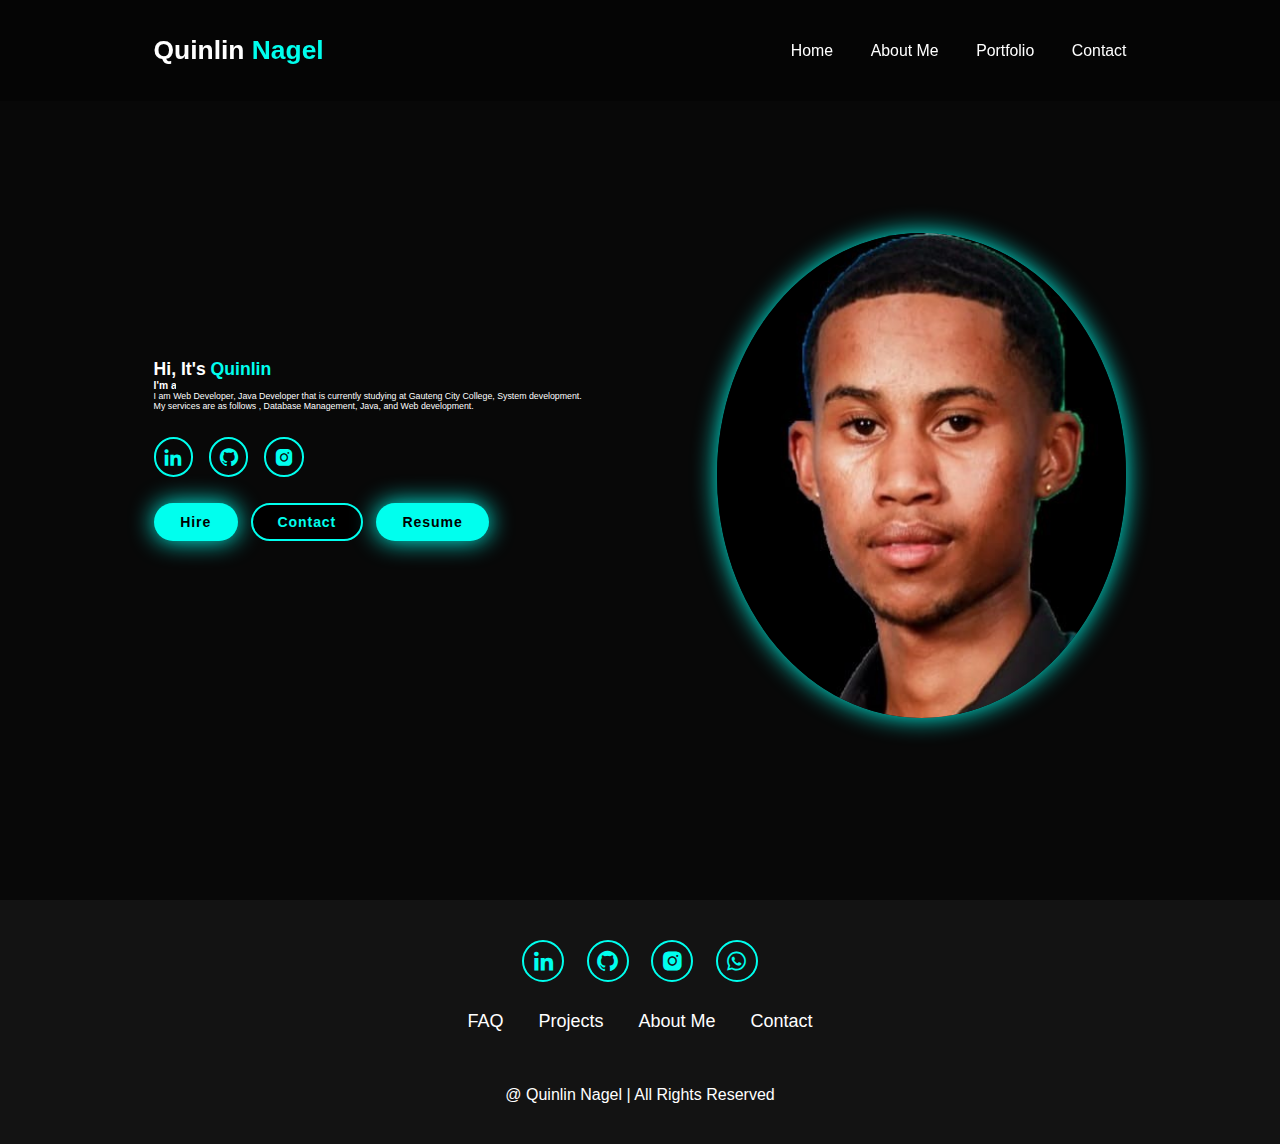
<file: index.html>
<!DOCTYPE html>
<html lang="en">
<head>
    <meta charset="UTF-8">
    <meta name="viewport" content="width=device-width, initial-scale=1.0">
    <title>Portfolio of Quinlin Nagel</title>
    <link rel="stylesheet" href="css/style.css">
    <link href='https://unpkg.com/boxicons@2.1.4/css/boxicons.min.css' rel='stylesheet'>
    
</head>
<body>
    <header class="header">
        <a href="#home" class="logo">Quinlin
            <span>Nagel</span>
        </a>
        <i class='bx  bx-menu' id="menu-icon"></i> 
        <nav class="navbar">
            <a href="index.html" class="active">Home</a>
            <a href="about.html">About Me</a>
            <a href="portfolio.html">Portfolio</a>
            <a href="contact.html">Contact</a>
        </nav>
    </header>

    <section class="home" id="home">
        <div class="home=content">

            <h1>Hi, It's <span>Quinlin</span></h1>
            <h3 class="text-animation">I'm a <span></span></h3>
            <p>I am Web Developer, Java Developer that is currently studying at Gauteng City College,
                System development. My services are as follows , Database Management, 
                Java, and Web development. 
            </p>

            <div class="social-icons">
                <a href="contact.html"><i class='bx bxl-linkedin' ></i></a>
                <a href="contact.html"><i class='bx bxl-github' ></i></a>
                <a href="contact.html"><i class='bx bxl-instagram-alt' ></i></a>
            </div>

            <div class="btn-group">
                <a href="contact.html" class="btn">Hire</a>
                <a href="contact.html" class="btn">Contact</a>
                <a href="Resume.docx" class="btn" download="Resume.docx">Resume</a>
            </div>
        </div>

            <div class="home-img">
                <img src="images/profile/headshot.jpg" alt="">
            </div>
    </section>

    <footer class="footer">
        <div class="social">
            <a href="contact.html"><i class='bx bxl-linkedin' ></i></a>
                <a href="contact.html"><i class='bx bxl-github' ></i></a>
                <a href="contact.html"><i class='bx bxl-instagram-alt' ></i></a>
                <a href="contact.html"><i class='bx bxl-whatsapp' ></i></a>
        </div>

        <ul class="list">
            <li><a href="index.html">FAQ</a></li>
            <li><a href="portfolio.html">Projects</a></li>
            <li><a href="about.html">About Me</a></li>
            <li><a href="contact.html">Contact</a></li>
        </ul>

        <p class="copyright">
            @ Quinlin Nagel | All Rights Reserved
        </p>

    </footer>
    
    <script src="js/script.js"></script>
</body>
</html>
</file>
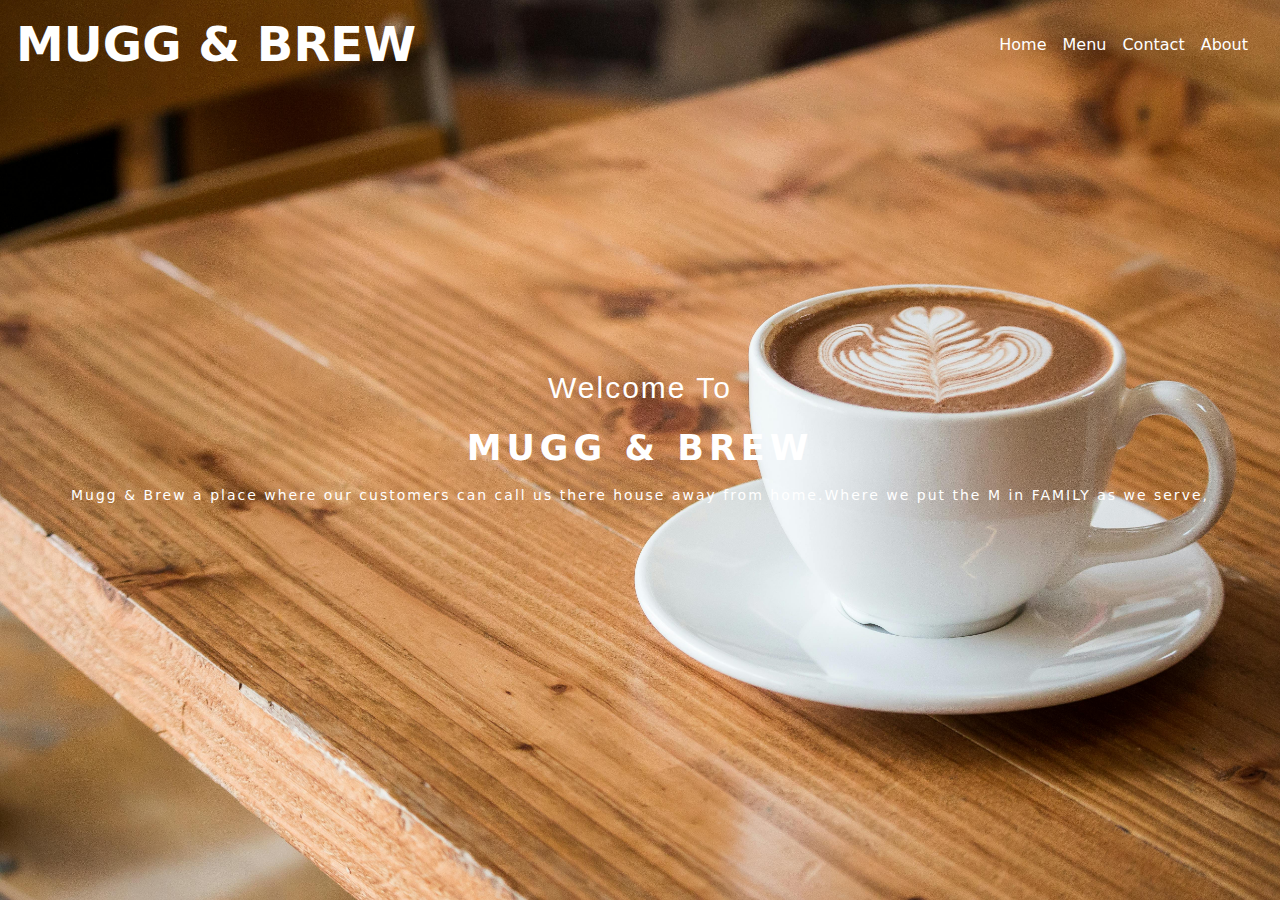
<file: images/projects/Mugg &  Brew/index.html>
<!DOCTYPE html>
<html>

<head>
  <meta charset="UTF-8">
  <meta http-equiv="X-UA-Compatible" content="IE=edge">
  <meta name="viewport" content="width=device-width, initial-scale=1.0">
  <link rel="stylesheet" href="style.css">
  <title> MUGG & BREW</title>
</head>

<body background="5.jpg" >

  <header style="font-family: Impact, Haettenschweiler, 'Arial Narrow Bold', sans-serif;">
    <nav>
        <div class="logo">
          <a href="index.html">MUGG & BREW</a>
        </div>
        
        <nav>
          <ul>
            <li><a href="index.html">Home</a></li>
            <li><a href="menu.html">Menu</a></li>
            <li><a href="contact.html">Contact</a></li>
            <li><a href="about.html">About</a></li>
          </ul>
      </nav>
    </header>


    <div class="description">
      <h2>Welcome To</h2>
      <h1><font color="#fff">Mugg & Brew</font></h1>
      <p><font color="#fff">Mugg & Brew a place where our customers can call us there house away from home.Where we put the M in FAMILY as we serve,
    </div>
    
    

    <style>
      body  {
      background-image:url('5.jpg');
      background-repeat: no-repeat;
      background-attachment: fixed;
      background-size: 100% 100%;
    }
    </style>
</body>
</html>
</file>
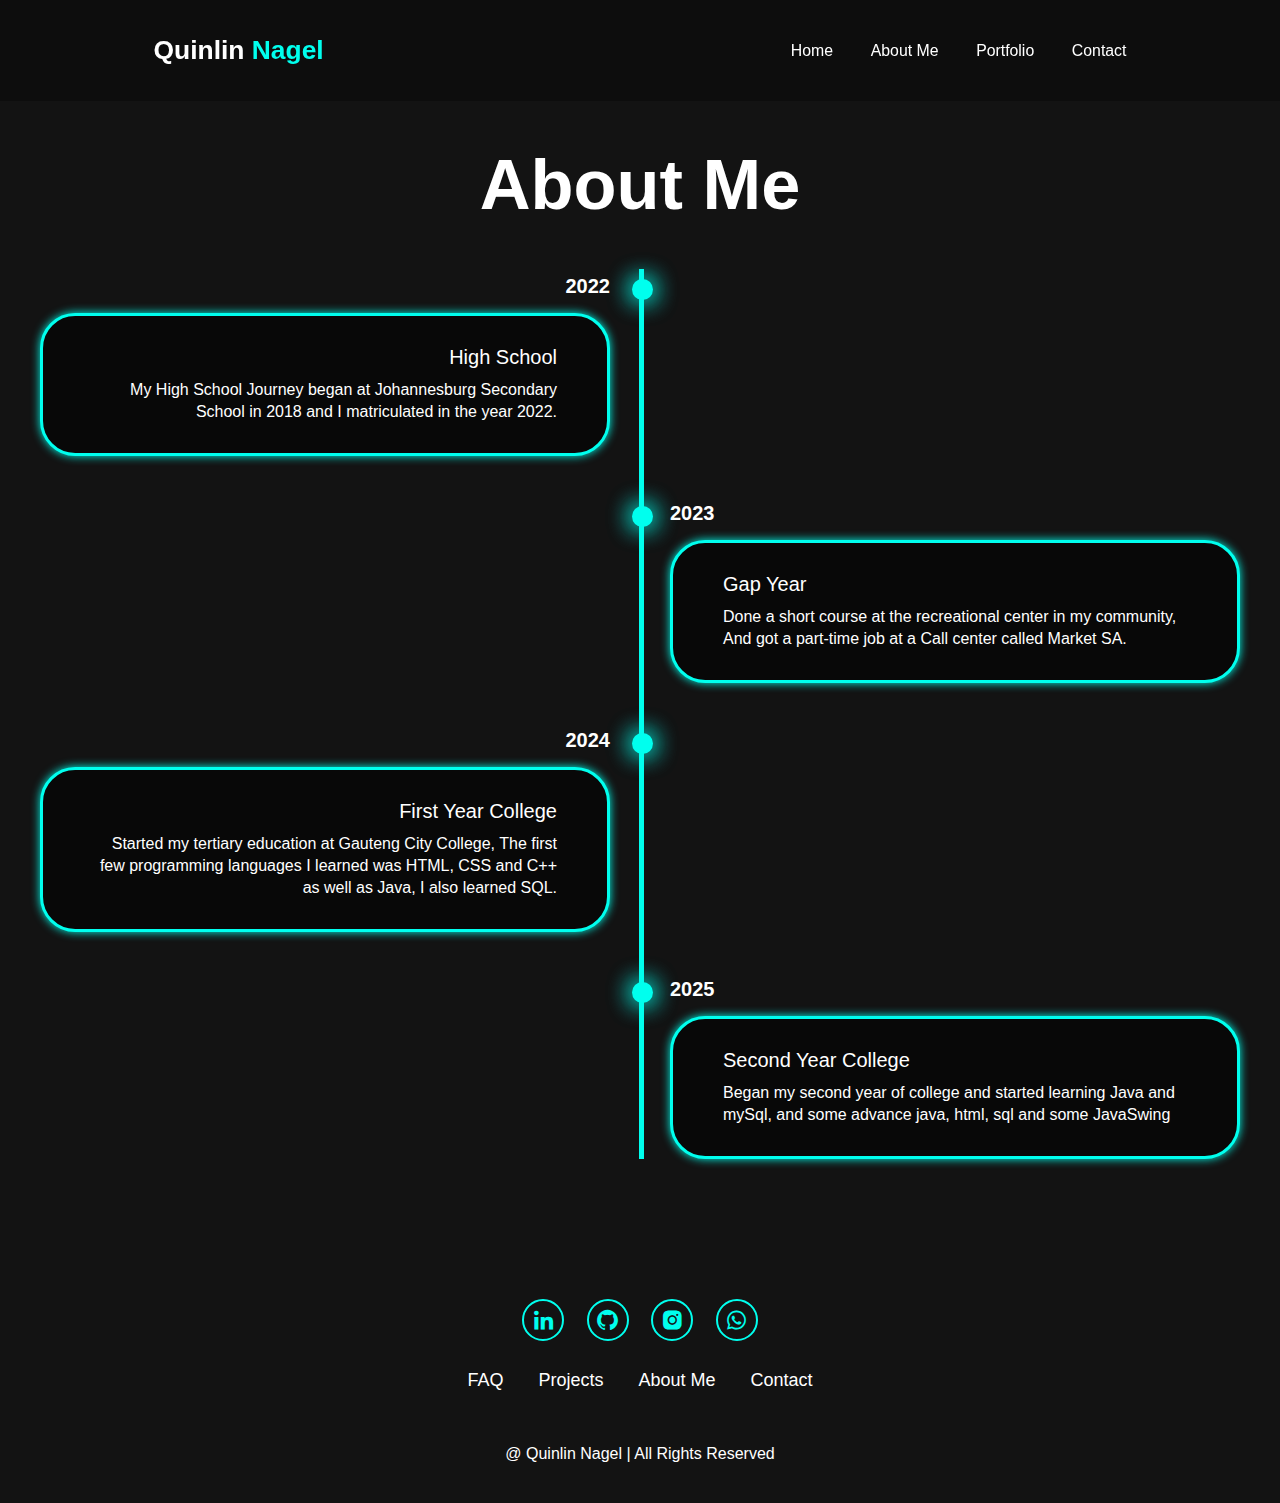
<file: about.html>
<!DOCTYPE html>
<html lang="en">
<head>
    <meta charset="UTF-8">
    <meta name="viewport" content="width=device-width, initial-scale=1.0">
    <title>About</title>
    <link rel="stylesheet" href="css/style.css">
    <link href='https://unpkg.com/boxicons@2.1.4/css/boxicons.min.css' rel='stylesheet'>
</head>
<body>
    <header class="header">
        <a href="index.html" class="logo">Quinlin
            <span>Nagel</span>
        </a>
        <i class='bx  bx-menu' id="menu-icon"></i> 
        <nav class="navbar">
            <a href="index.html" class="active">Home</a>
            <a href="about.html">About Me</a>
            <a href="portfolio.html">Portfolio</a>
            <a href="contact.html">Contact</a>
        </nav>
    </header>

    <section class="about-me" id="about-me">
        <h2 class="heading">About Me</h2>

        <div class="timeline-items">
            <div class="timeline-item">
                <div class="timeline-dot"></div>
                    <div class="timeline-date">2022</div>
                    <div class="timeline-content">
                        <h3>High School</h3>
                        <p>My High School Journey began at Johannesburg Secondary School in 2018 and
                            I matriculated in the year 2022.
                        </p>
                    </div>
            </div>

            <div class="timeline-item">
                <div class="timeline-dot"></div>
                    <div class="timeline-date">2023</div>
                    <div class="timeline-content">
                        <h3>Gap Year</h3>
                        <p>Done a short course at the recreational center in my community,
                            And got a part-time job at a Call center called Market SA.
                        </p>
                    </div>
            </div>

            <div class="timeline-item">
                <div class="timeline-dot"></div>
                    <div class="timeline-date">2024</div>
                    <div class="timeline-content">
                        <h3>First Year College</h3>
                        <p>Started my tertiary education at Gauteng City College,
                            The first few programming languages I learned was HTML, CSS and C++ as well as Java,
                            I also learned SQL.
                        </p>
                    </div>
            </div>

            <div class="timeline-item">
                <div class="timeline-dot"></div>
                    <div class="timeline-date">2025</div>
                    <div class="timeline-content">
                        <h3>Second Year College</h3>
                        <p>Began my second year of college and started learning Java and mySql,
                            and some advance java, html, sql and some JavaSwing
                        </p>
                    </div>
            </div>

        </div>
    </section>

    <footer class="footer">
        <div class="social">
            <a href="contact.html"><i class='bx bxl-linkedin' ></i></a>
                <a href="contact.html"><i class='bx bxl-github' ></i></a>
                <a href="contact.html"><i class='bx bxl-instagram-alt' ></i></a>
                <a href="contact.html"><i class='bx bxl-whatsapp' ></i></a>
        </div>

        <ul class="list">
            <li><a href="index.html">FAQ</a></li>
            <li><a href="portfolio.html">Projects</a></li>
            <li><a href="about.html">About Me</a></li>
            <li><a href="contact.html">Contact</a></li>
        </ul>

        <p class="copyright">
            @ Quinlin Nagel | All Rights Reserved
        </p>

    </footer>
    
    <script src="js/script.js"></script>
</body>
</html>
</file>
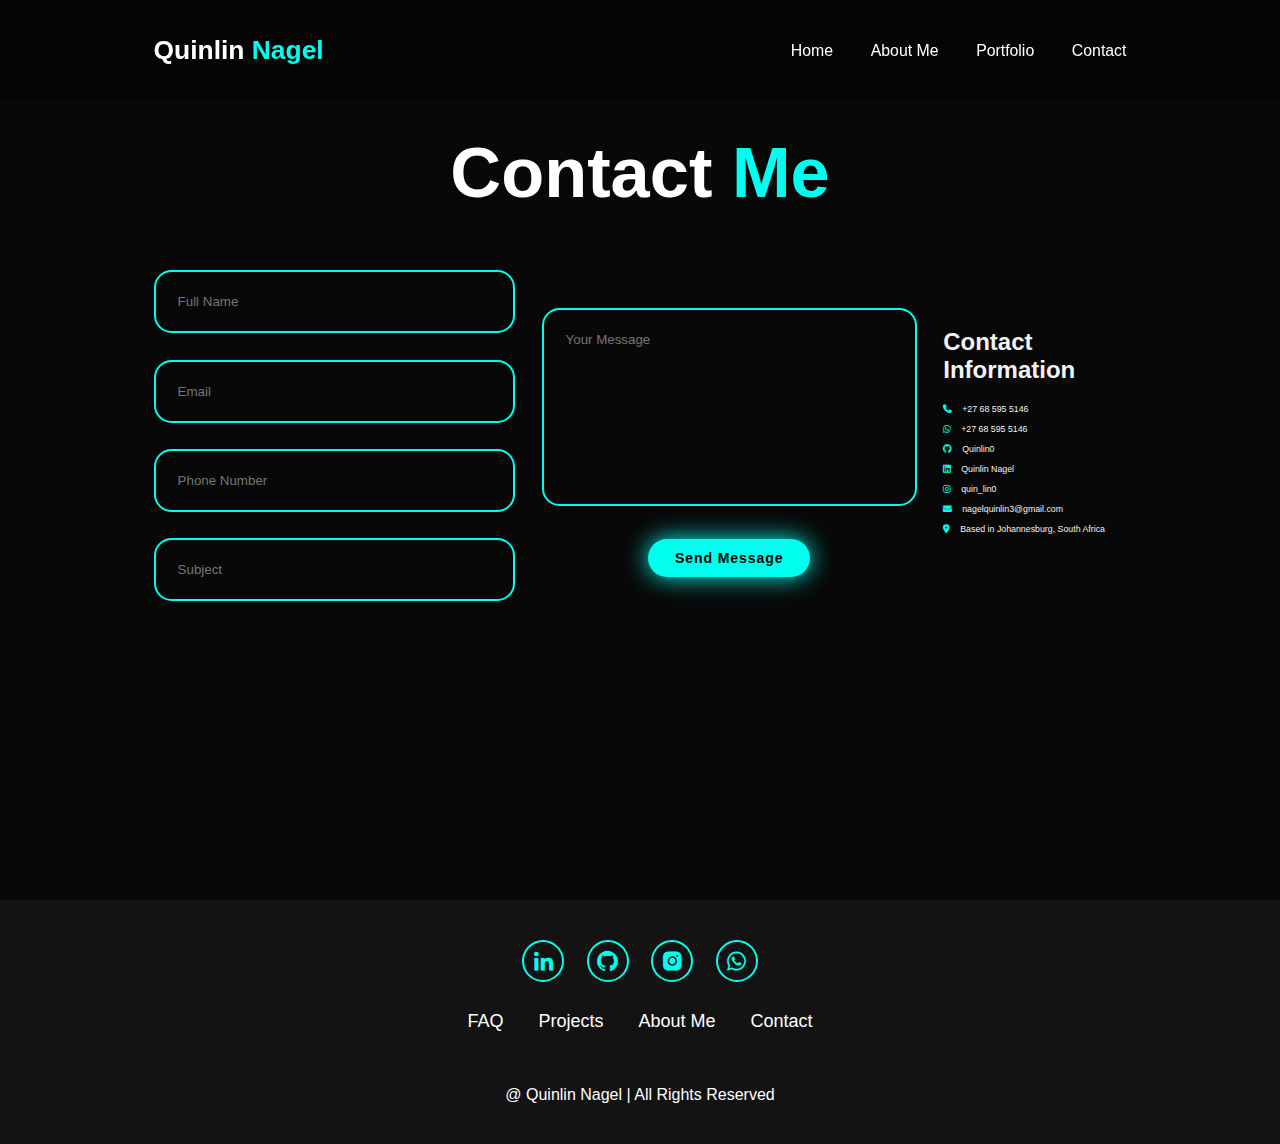
<file: contact.html>
<!DOCTYPE html>
<html lang="en">
<head>
    <meta charset="UTF-8">
    <meta name="viewport" content="width=device-width, initial-scale=1.0">
    <title>Contact</title>
    <link rel="stylesheet" href="css/style.css">
    <link href='https://unpkg.com/boxicons@2.1.4/css/boxicons.min.css' rel='stylesheet'>
    <link rel="stylesheet" href="https://cdnjs.cloudflare.com/ajax/libs/font-awesome/6.5.2/css/all.min.css">
<body>
    <header class="header">
        <a href="#home" class="logo">Quinlin
            <span>Nagel</span>
        </a>
        <i class='bx  bx-menu' id="menu-icon"></i> 
        <nav class="navbar">
            <a href="index.html" class="active">Home</a>
            <a href="about.html">About Me</a>
            <a href="portfolio.html">Portfolio</a>
            <a href="contact.html">Contact</a>
        </nav>
    </header>

    <section class="contact" id="contact">
        <h2 class="heading">Contact <span>Me</span></h2>
        <form action="">
            <div class="input-group">
                <div class="input-box">
                    <input type="text" placeholder="Full Name">
                    <input type="email" placeholder="Email">
                </div>
                <div class="input-box">
                    <input type="tel" placeholder="Phone Number">
                    <input type="text" placeholder="Subject">
                </div>
            </div>

            <div class="input-group-2">
                    <textarea name="" id="" cols="30" rows="10" placeholder="Your Message" ></textarea>
                    <input type="submit" value="Send Message" class="btn">
            </div>

            <div class="contact-info">
                <h3>Contact Information</h3>
                <p><i class="fas fa-phone"></i>+27 68 595 5146</p>
                <p><i class="fa-brands fa-whatsapp"></i>+27 68 595 5146</p>
                <p><i class="fa-brands fa-github"></i>Quinlin0</p>
                <p><i class="fa-brands fa-linkedin"></i>Quinlin Nagel</p>
                <p><i class="fa-brands fa-instagram"></i>quin_lin0</p>
                <p><i class="fas fa-envelope"></i>nagelquinlin3@gmail.com</p>
                <p><i class="fas fa-map-marker-alt"></i>Based in Johannesburg, South Africa</p>
            </div>

        </form>
    </section>

    <footer class="footer">
        <div class="social">
            <a href="contact.html"><i class='bx bxl-linkedin' ></i></a>
                <a href="contact.html"><i class='bx bxl-github' ></i></a>
                <a href="contact.html"><i class='bx bxl-instagram-alt' ></i></a>
                <a href="contact.html"><i class='bx bxl-whatsapp' ></i></a>
        </div>

        <ul class="list">
            <li><a href="index.html">FAQ</a></li>
            <li><a href="portfolio.html">Projects</a></li>
            <li><a href="about.html">About Me</a></li>
            <li><a href="contact.html">Contact</a></li>
        </ul>

        <p class="copyright">
            @ Quinlin Nagel | All Rights Reserved
        </p>

    </footer>
    
    <script src="js/script.js"></script>
</body>
</html>
</file>
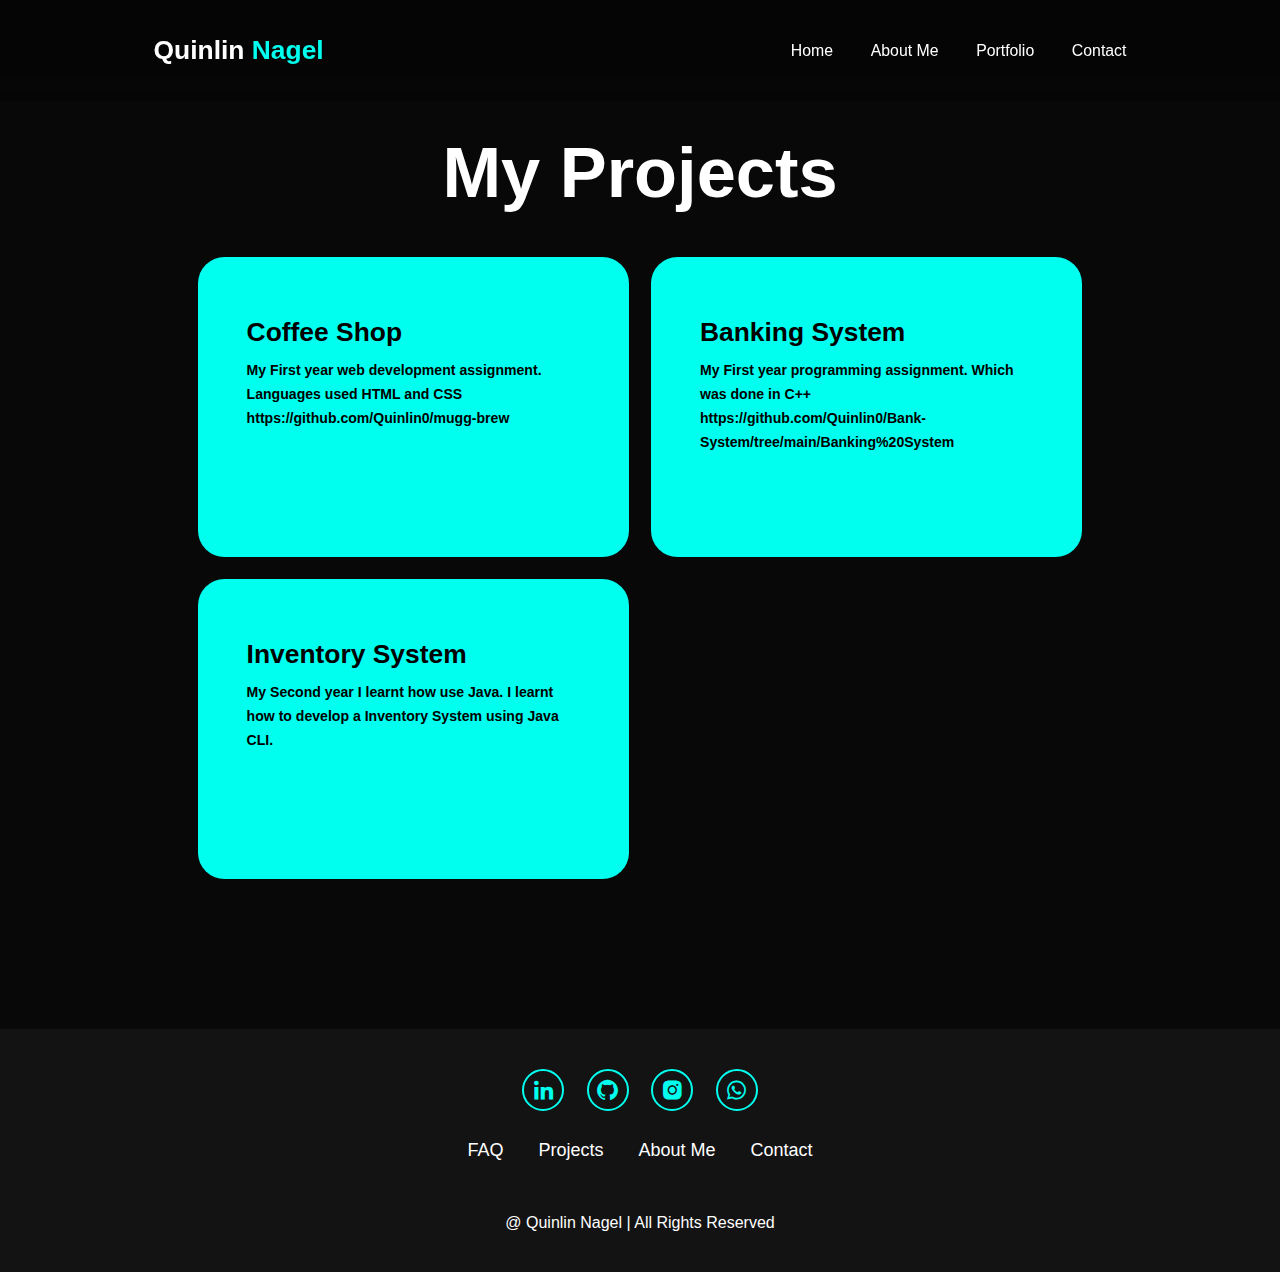
<file: portfolio.html>
<!DOCTYPE html>
<html lang="en">
<head>
    <meta charset="UTF-8">
    <meta name="viewport" content="width=device-width, initial-scale=1.0">
    <title>Portfolio</title>
    <link rel="stylesheet" href="css/style.css">
    <link href='https://unpkg.com/boxicons@2.1.4/css/boxicons.min.css' rel='stylesheet'>
</head>
<body>
    <header class="header">
        <a href="#home" class="logo">Quinlin
            <span>Nagel</span>
        </a>
        <nav class="navbar">
            <a href="index.html" class="active">Home</a>
            <a href="about.html">About Me</a>
            <a href="portfolio.html">Portfolio</a>
            <a href="contact.html">Contact</a>
        </nav>
    </header>

    <section class="portfolio" id="portfolio">
        <h2 class="heading">My Projects</h2>

        <div class="portfolio-container">
            <div class="portfolio-box">
                <div class="portfolio-info">
                    <h4>Coffee Shop</h4>
                    <p>My First year web development assignment. Languages used HTML and CSS
                        <a href="https://github.com/Quinlin0/mugg-brew">https://github.com/Quinlin0/mugg-brew</a>
                    </p> 
                </div>
            </div>

            <div class="portfolio-box">
                <div class="portfolio-info">
                    <h4>Banking System</h4>
                    <p>My First year programming assignment. Which was done in C++
                        <a href="https://github.com/Quinlin0/Bank-System/tree/main/Banking%20System" >https://github.com/Quinlin0/Bank-System/tree/main/Banking%20System</a>
                    </p>
                </div>
            </div>

            <div class="portfolio-box">
                <div class="portfolio-info">
                    <h4>Inventory System</h4>
                    <p>My Second year I learnt how use Java. I learnt how to
                        develop a Inventory System using Java CLI.
                        <a href=""></a>
                    </p>
                </div>
            </div>
        </div>
    </section>

    <footer class="footer">
        <div class="social">
            <a href="contact.html"><i class='bx bxl-linkedin' ></i></a>
                <a href="contact.html"><i class='bx bxl-github' ></i></a>
                <a href="contact.html"><i class='bx bxl-instagram-alt' ></i></a>
                <a href="contact.html"><i class='bx bxl-whatsapp' ></i></a>
        </div>

        <ul class="list">
            <li><a href="index.html">FAQ</a></li>
            <li><a href="portfolio.html">Projects</a></li>
            <li><a href="about.html">About Me</a></li>
            <li><a href="contact.html">Contact</a></li>
        </ul>

        <p class="copyright">
            @ Quinlin Nagel | All Rights Reserved
        </p>

    </footer>
    
    <script src="js/script.js"></script>
</body>
</html>
</file>
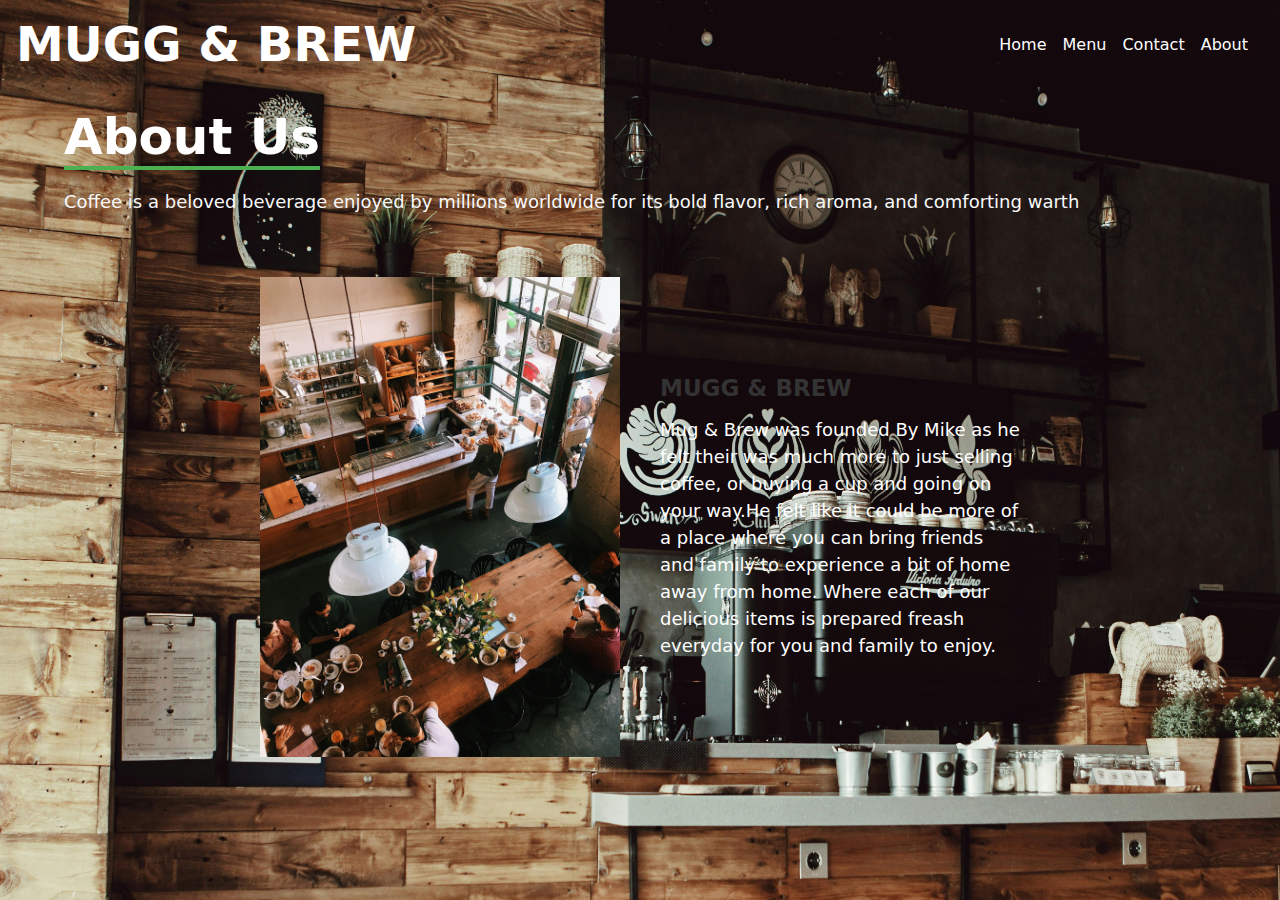
<file: images/projects/Mugg &  Brew/about.html>
<!DOCTYPE html>
<html>
<head>
  <meta charset="UTF-8">
  <meta http-equiv="X-UA-Compatible" content="IE=edge">
  <meta name="viewport" content="width=device-width, initial-scale=1.0">
  <title>About</title>
  <link rel="stylesheet" href="style.css">
</head>
<body bgcolor="black">
 
  <header style="font-family: Impact, Haettenschweiler, 'Arial Narrow Bold', sans-serif;">
    <nav>
        <div class="logo">
          <a href="index.html">MUGG & BREW</a>
        </div>
        
        <nav>
          <ul>
            <li><a href="index.html">Home</a></li>
            <li><a href="menu.html">Menu</a></li>
            <li><a href="contact.html">Contact</a></li>
            <li><a href="about.html">About</a></li>
          </ul>
      </nav>
    </header>

     <div class="heading">
        <h1>About Us</h1>
        <p>Coffee is a beloved beverage enjoyed by millions worldwide for its bold flavor, rich aroma, and comforting warth</p>
    </div>
    <div class="container">
      <section class="about">
        <div class="about-image">
          <img src="3.jpg">
        </div>
        <div class="about-content">
          <h2>MUGG & BREW</h2>
          <p>Mug & Brew was founded By Mike as he felt their was much more to just selling coffee,
            or buying a cup and going on your way.He felt like it could be more of a place where 
            you can bring friends and family to experience a bit of home away from home.
            Where each of our delicious items is prepared freash everyday for you and family to enjoy.</p>

        </div>
      </section>
    </div>

    <style>
      body  {
      background-image:url('4.jpg');
      background-repeat: no-repeat;
      background-attachment: fixed;
      background-size: 100% 100%;
    }
    </style>
</body>
</html>
</file>
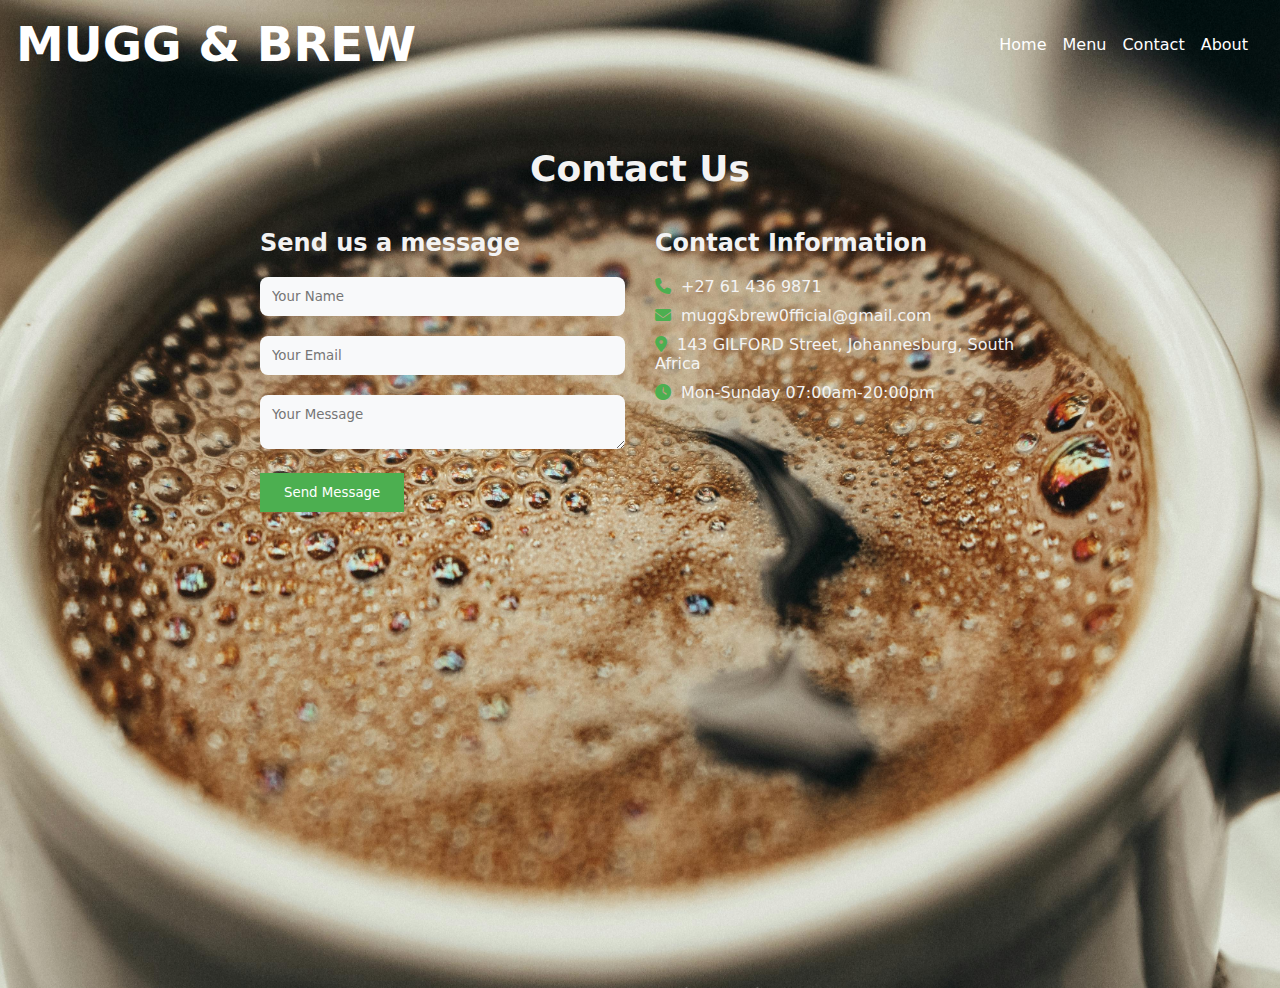
<file: images/projects/Mugg &  Brew/contact.html>
<!DOCTYPE html>
<html>
<head>
  <meta charset="UTF-8">
  <meta http-equiv="X-UA-Compatible" content="IE=edge">
  <meta name="viewport" content="width=device-width, initial-scale=1.0">
  <link rel="stylesheet" href="https://cdnjs.cloudflare.com/ajax/libs/font-awesome/6.5.2/css/all.min.css">
  <link rel="stylesheet" href="style.css">
  <title>Contact</title>
</head>
<body background="11.jpg">

  <header style="font-family: Impact, Haettenschweiler, 'Arial Narrow Bold', sans-serif;">
    <nav>
        <div class="logo">
          <a href="index.html">MUGG & BREW</a>
        </div>
        
        <nav>
          <ul>
            <li><a href="index.html">Home</a></li>
            <li><a href="menu.html">Menu</a></li>
            <li><a href="contact.html">Contact</a></li>
            <li><a href="about.html">About</a></li>
          </ul>
      </nav>
    </header>
    
  <section class="contact">
    <div class="container">
      <h2>Contact Us</h2>
      <div class="contact-wrapper">
        <div class="contact-form">
          <h3>Send us a message</h3>
          <form>
            <div class="form-group">
              <input type="text" name="name" placeholder="Your Name">
            </div>
            <div class="form-group">
              <input type="email" name="email" placeholder="Your Email">
            </div>
            <div class="form-group">
              <textarea name="message" placeholder="Your Message"></textarea>
            </div>
            <button type="submit">Send Message</button>
          </form>
        </div>
        <div class="contact-info">
          <h3>Contact Information</h3>
          <p><i class="fas fa-phone"></i>+27 61 436 9871</p>
          <p><i class="fas fa-envelope"></i>mugg&brew0fficial@gmail.com</p>
          <p><i class="fas fa-map-marker-alt"></i>143 GILFORD Street, Johannesburg, South Africa</p>
          <p><i class="fas fa-clock"></i>Mon-Sunday 07:00am-20:00pm</p>
        </div>
      </div>
    </div>
  </section>




  <style>
    body  {
     background-image:url('11.jpg');
     background-size: 100% 100%;
   }
   </style>

</body>
</html>
</file>
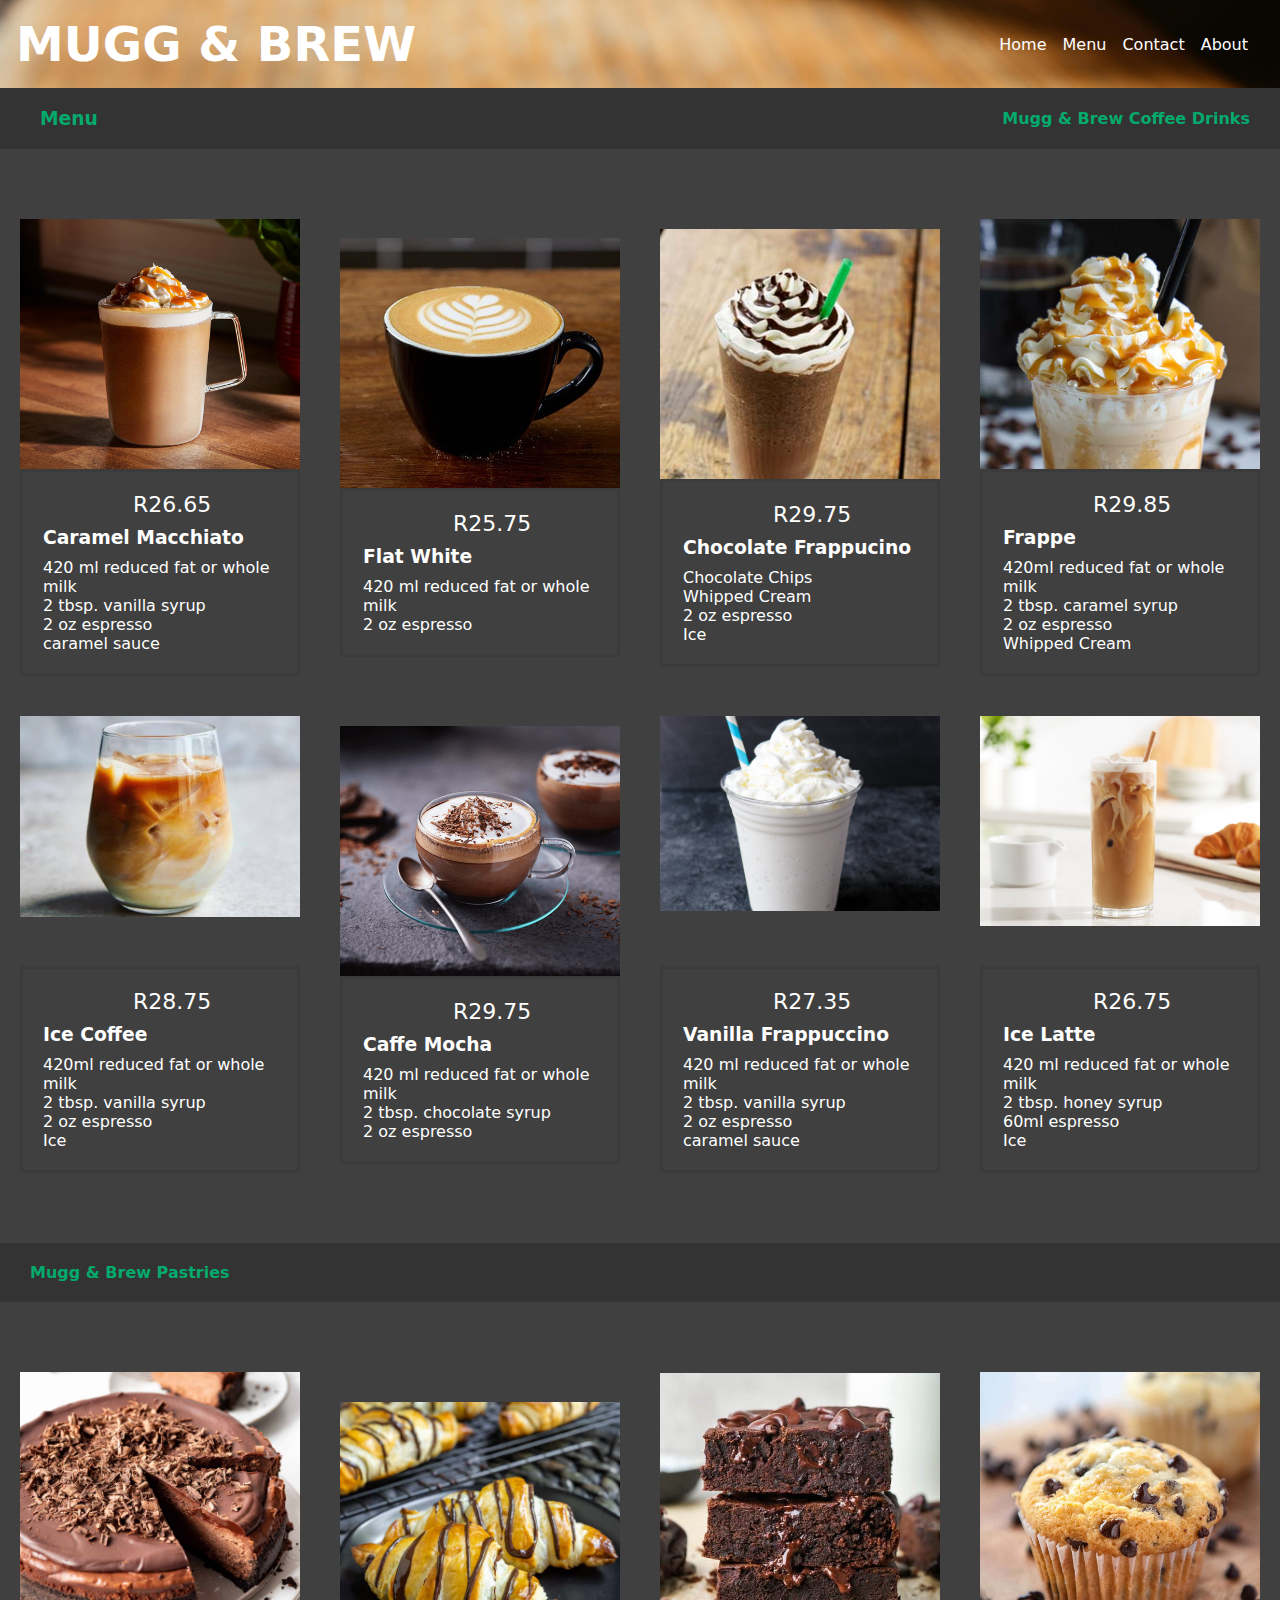
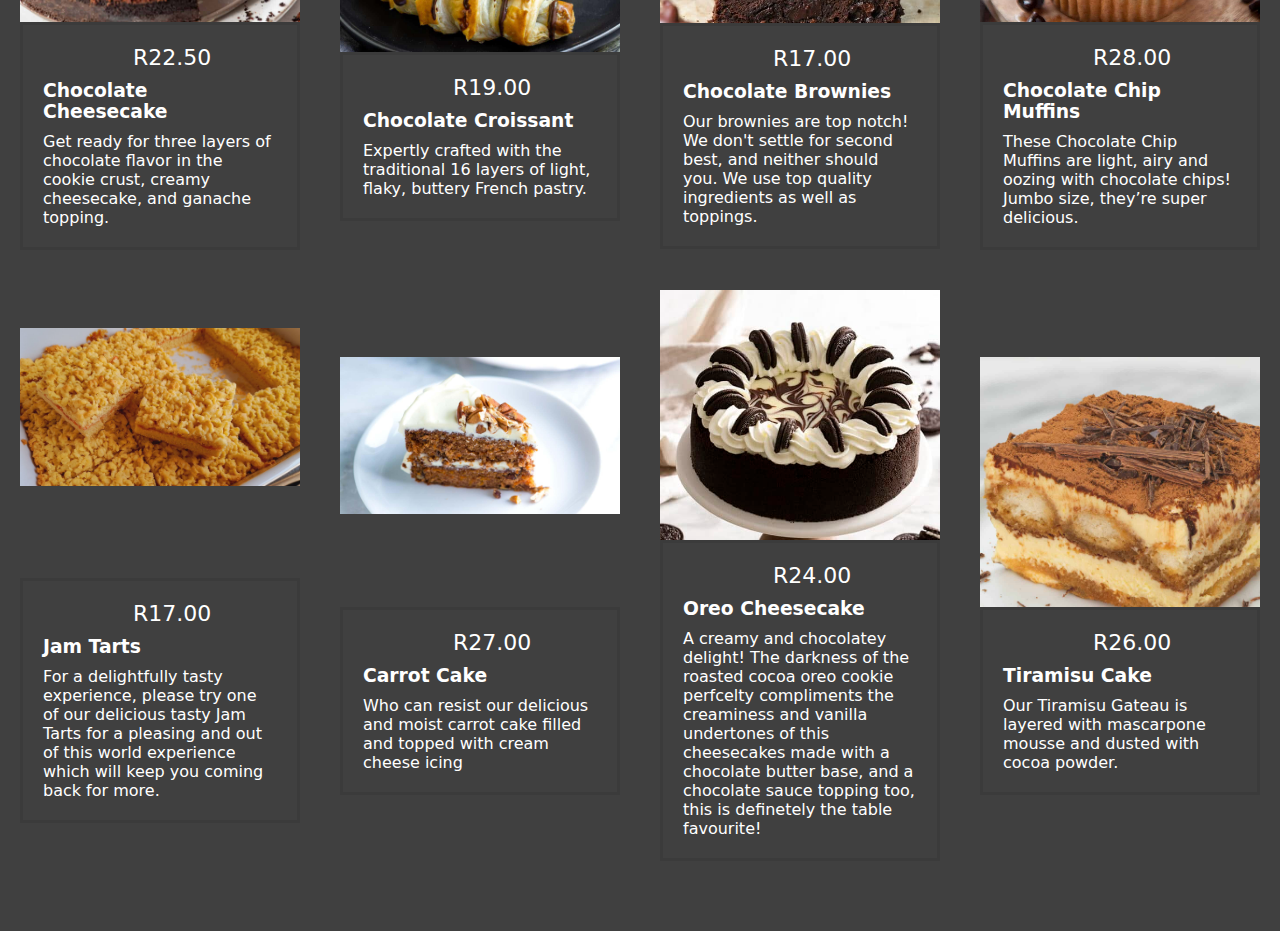
<file: images/projects/Mugg &  Brew/menu.html>
<!DOCTYPE html>
<html>

<head>
  <meta charset="UTF-8">
  <meta http-equiv="X-UA-Compatible" content="IE=edge">
  <meta name="viewport" content="width=device-width, initial-scale=1.0">
  <link rel="stylesheet" href="https://cdnjs.cloudflare.com/ajax/libs/font-awesome/6.5.2/css/all.min.css"
    integrity="sha512-SnH5WK+bZxgPHs44uWIX+LLJAJ9/2PkPKZ5QiAj6Ta86w+fsb2TkcmfRyVX3pBnMFcV7oQPJkl9QevSCWr3W6A=="
    crossorigin="anonymous" referrerpolicy="no-referrer" />
  <link rel="stylesheet" href="style.css">
  <title>Menu</title>
</head>

<body background="6.jpg">

  <header style="font-family: Impact, Haettenschweiler, 'Arial Narrow Bold', sans-serif;">
    <nav>
      <div class="logo">
        <a href="index.html">MUGG & BREW</a>
      </div>

      <nav>
        <ul>
          <li><a href="index.html">Home</a></li>
          <li><a href="menu.html">Menu</a></li>
          <li><a href="contact.html">Contact</a></li>
          <li><a href="about.html">About</a></li>
        </ul>
      </nav>
  </header>

  
      <div class="menu" id="menu">
        <div class="menu-header">
          <h3>Menu</h3>
          <h4>Mugg & Brew Coffee Drinks</h4>
        </div>
        <div class="menu-box">
          <div class="item-1">
            <div class="card">
              <div class="card-image">
                <img src="CaramelMacchiato.jpg">
              </div>
              <div class="card-body">
                <i class="fa-solid fa-star"></i>
                <i class="fa-solid fa-star"></i>
                <i class="fa-solid fa-star"></i>
                <i class="fa-solid fa-star"></i>
                <i class="fa-solid fa-star-half"></i>
                <label class="cash">R26.65</label>
                <h3>Caramel Macchiato</h3>
                <label><ul>
                  <li>420 ml reduced fat or whole milk</li>
                  <li>2 tbsp. vanilla syrup</li>
                  <li>2 oz espresso</li>
                  <li>caramel sauce</li>
                  </ul></label>
              </div>
            </div>
          </div>
         <div class="item-2">
            <div class="card">
              <div class="card-image">
                <img src="flat-white-.jpg">
              </div>
              <div class="card-body">
                <i class="fa-solid fa-star"></i>
                <i class="fa-solid fa-star"></i>
                <i class="fa-solid fa-star"></i>
                <i class="fa-solid fa-star"></i>
                <i class="fa-solid fa-star-half"></i>
                <label class="cash">R25.75</label>
                <h3>Flat White</h3>
                <label><ul>
                  <li>420 ml reduced fat or whole milk</li>
                  <li>2 oz espresso</li>
                  </ul></label>
              </div>
            </div> 
          </div>
          <div class="item-3">
            <div class="card">
              <div class="card-image">
                <img src="double-chocolate.jpg">
              </div>
              <div class="card-body">
                <i class="fa-solid fa-star"></i>
                <i class="fa-solid fa-star"></i>
                <i class="fa-solid fa-star"></i>
                <i class="fa-solid fa-star"></i>
                <i class="fa-solid fa-star-half"></i>
                <label class="cash">R29.75</label>
                <h3>Chocolate Frappucino</h3>
                <label><ul>
                  <li>Chocolate Chips</li>
                  <li>Whipped Cream</li>
                  <li>2 oz espresso</li>
                  <li>Ice</li>
                  </ul></label>
              </div>
            </div> 
          </div>
          <div class="item-4">
            <div class="card">
              <div class="card-image">
                <img src="Frappuccino.jpg">
              </div>
              <div class="card-body">
                <i class="fa-solid fa-star"></i>
                <i class="fa-solid fa-star"></i>
                <i class="fa-solid fa-star"></i>
                <i class="fa-solid fa-star"></i>
                <i class="fa-solid fa-star-half"></i>
                <label class="cash">R29.85</label>
                <h3>Frappe</h3>
                <label><ul>
                  <li>420ml reduced fat or whole milk</li>
                  <li>2 tbsp. caramel syrup</li>
                  <li>2 oz espresso</li>
                  <li>Whipped Cream</li>
                  </ul></label>
              </div>
            </div> 
          </div>
          <div class="item-5">
            <div class="card">
              <div class="card-image">
                <img src="-Iced-Coffee-.jpg">
              </div>
              <div class="card-body">
                <i class="fa-solid fa-star"></i>
                <i class="fa-solid fa-star"></i>
                <i class="fa-solid fa-star"></i>
                <i class="fa-solid fa-star"></i>
                <i class="fa-solid fa-star-half"></i>
                <label class="cash">R28.75</label>
                <h3>Ice Coffee</h3>
                <label><ul>
                  <li>420ml reduced fat or whole milk</li>
                  <li>2 tbsp. vanilla syrup</li>
                  <li>2 oz espresso</li>
                  <li>Ice</li>
                  </ul></label>
              </div>
            </div> 
          </div>
          <div class="item-6">
            <div class="card">
              <div class="card-image">
                <img src="Mocha.png">
              </div>
              <div class="card-body">
                <i class="fa-solid fa-star"></i>
                <i class="fa-solid fa-star"></i>
                <i class="fa-solid fa-star"></i>
                <i class="fa-solid fa-star"></i>
                <i class="fa-solid fa-star-half"></i>
                <label class="cash">R29.75</label>
                <h3>Caffe Mocha</h3>
                <label><ul>
                  <li>420 ml reduced fat or whole milk</li>
                  <li>2 tbsp. chocolate syrup</li>
                  <li>2 oz espresso</li>
                  </ul></label>
              </div>
            </div> 
          </div>
          <div class="item-7">
            <div class="card">
              <div class="card-image">
                <img src="-frappuccino-.jpg">
              </div>
              <div class="card-body">
                <i class="fa-solid fa-star"></i>
                <i class="fa-solid fa-star"></i>
                <i class="fa-solid fa-star"></i>
                <i class="fa-solid fa-star"></i>
                <i class="fa-solid fa-star-half"></i>
                <label class="cash">R27.35</label>
                <h3>Vanilla  Frappuccino</h3>
                <label><ul>
                  <li>420 ml reduced fat or whole milk</li>
                  <li>2 tbsp. vanilla syrup</li>
                  <li>2 oz espresso</li>
                  <li>caramel sauce</li>
                  </ul></label>
              </div>
            </div> 
          </div>
          <div class="item-8">
            <div class="card">
              <div class="card-image">
                <img src="Iced_Latte.jpg">
              </div>
              <div class="card-body">
                <i class="fa-solid fa-star"></i>
                <i class="fa-solid fa-star"></i>
                <i class="fa-solid fa-star"></i>
                <i class="fa-solid fa-star"></i>
                <i class="fa-solid fa-star-half"></i>
                <label class="cash">R26.75</label>
                <h3>Ice Latte</h3>
                <label><ul>
                  <li>420 ml reduced fat or whole milk</li>
                  <li>2 tbsp. honey syrup</li>
                  <li>60ml espresso</li>
                  <li>Ice</li>
                  </ul></label>
              </div>
            </div> 
          </div>
        </div>
      </div>

      <div class="menu" id="menu">
      <div class="menu-header">
        <h4>Mugg & Brew Pastries</h4>
      </div>
    </div>
      <div class="menu-box">
        <div class="item-1">
          <div class="card">
            <div class="card-image">
              <img src="Best-Chocolate-Cheesecake-1.jpg">
            </div>
            <div class="card-body">
              <i class="fa-solid fa-star"></i>
              <i class="fa-solid fa-star"></i>
              <i class="fa-solid fa-star"></i>
              <i class="fa-solid fa-star"></i>
              <i class="fa-solid fa-star-half"></i>
              <label class="cash">R22.50</label>
              <h3>Chocolate Cheesecake</h3>
              <label>Get ready for three layers of chocolate flavor in the cookie crust, creamy cheesecake, and ganache topping. </label>
          </div>
        </div>
      </div>
          <div class="item-2">
            <div class="card">
              <div class="card-image">
                <img src="Easy-Chocolate-Croissant_IG-3.jpg">
              </div>
              <div class="card-body">
                <i class="fa-solid fa-star"></i>
                <i class="fa-solid fa-star"></i>
                <i class="fa-solid fa-star"></i>
                <i class="fa-solid fa-star"></i>
                <i class="fa-solid fa-star-half"></i>
                <label class="cash">R19.00</label>
                <h3>Chocolate Croissant</h3>
                <label>Expertly crafted with the traditional 16 layers of light, flaky, buttery French pastry.</label>
            </div>
          </div>
        </div>
            <div class="item-3">
              <div class="card">
                <div class="card-image">
                  <img src="best-black-bean-brownies-recipe-4-500x500.jpg">
                </div>
                <div class="card-body">
                  <i class="fa-solid fa-star"></i>
                  <i class="fa-solid fa-star"></i>
                  <i class="fa-solid fa-star"></i>
                  <i class="fa-solid fa-star"></i>
                  <i class="fa-solid fa-star-half"></i>
                  <label class="cash">R17.00</label>
                  <h3>Chocolate Brownies</h3>
                  <label>Our brownies are top notch! We don't settle for second best, and neither should you. We use top quality ingredients as well as toppings.</label>
              </div>
            </div>
          </div>
              <div class="item-4">
                <div class="card">
                  <div class="card-image">
                    <img src="chocolate-chip-muffins-featured.jpg">
                  </div>
                  <div class="card-body">
                    <i class="fa-solid fa-star"></i>
                    <i class="fa-solid fa-star"></i>
                    <i class="fa-solid fa-star"></i>
                    <i class="fa-solid fa-star"></i>
                    <i class="fa-solid fa-star-half"></i>
                    <label class="cash">R28.00</label>
                    <h3>Chocolate Chip Muffins</h3>
                    <label>These Chocolate Chip Muffins are light, airy and oozing with chocolate chips! Jumbo size, they’re super delicious.</label>
                </div>
              </div>
            </div>
                <div class="item-5">
                  <div class="card">
                    <div class="card-image">
                      <img src="maxresdefault.jpg">
                    </div>
                    <div class="card-body">
                      <i class="fa-solid fa-star"></i>
                      <i class="fa-solid fa-star"></i>
                      <i class="fa-solid fa-star"></i>
                      <i class="fa-solid fa-star"></i>
                      <i class="fa-solid fa-star-half"></i>
                      <label class="cash">R17.00</label>
                      <h3>Jam Tarts</h3>
                      <label>For a delightfully tasty experience, please try one of our delicious tasty Jam Tarts for a pleasing and out of this world experience which will keep you coming back for more.</label>
                  </div>
                </div>
              </div>
                  <div class="item-6">
                    <div class="card">
                      <div class="card-image">
                        <img src="Carrot-Cake-Recipe-Video.jpg">
                      </div>
                      <div class="card-body">
                        <i class="fa-solid fa-star"></i>
                        <i class="fa-solid fa-star"></i>
                        <i class="fa-solid fa-star"></i>
                        <i class="fa-solid fa-star"></i>
                        <i class="fa-solid fa-star-half"></i>
                        <label class="cash">R27.00</label>
                        <h3>Carrot Cake</h3>
                        <label>Who can resist our delicious and moist carrot cake filled and topped with cream cheese icing</label>
                    </div>
                  </div>
                </div>
                <div class="item-7">
                  <div class="card">
                    <div class="card-image">
                      <img src="-Oreo-Cheesecake-.jpg">
                    </div>
                    <div class="card-body">
                      <i class="fa-solid fa-star"></i>
                      <i class="fa-solid fa-star"></i>
                      <i class="fa-solid fa-star"></i>
                      <i class="fa-solid fa-star"></i>
                      <i class="fa-solid fa-star-half"></i>
                      <label class="cash">R24.00</label>
                      <h3>Oreo Cheesecake</h3>
                      <label>A creamy and chocolatey delight! The darkness of the roasted cocoa oreo cookie perfcelty compliments the creaminess and vanilla undertones of this cheesecakes made with a chocolate butter base, and a chocolate sauce topping too, this is definetely the table favourite!</label>
                  </div>
                </div>
              </div>
              <div class="item-8">
                <div class="card">
                  <div class="card-image">
                    <img src="Tiramisu.jpg">
                  </div>
                  <div class="card-body">
                    <i class="fa-solid fa-star"></i>
                    <i class="fa-solid fa-star"></i>
                    <i class="fa-solid fa-star"></i>
                    <i class="fa-solid fa-star"></i>
                    <i class="fa-solid fa-star-half"></i>
                    <label class="cash">R26.00</label>
                    <h3>Tiramisu Cake</h3>
                    <label>Our Tiramisu Gateau is layered with mascarpone mousse and dusted with cocoa powder.</label>
                </div>
              </div>
            </div>
        </div>

      <style>
        body {
          background-image: url('6.jpg');
          background-repeat: no-repeat;
          background-attachment: fixed;
          background-size: 100% 100%;
        }
      </style>
</body>

</html>
</file>
<file: css/style.css>
/*css for index*/
*{
    margin: 0;
    padding: 0;
    box-sizing: border-box;
    text-decoration: none;
    border: none;
    outline: none;
    scroll-behavior: smooth;
    font-family: "Poppins",sans-serif;
}

:root{
    --bg-color: #080808;
    --second-bg-color: #131313;
    --text-color: white;
    --main-color: #00ffee;

}

html{
    font-size: 60%;
    overflow-x: hidden;
}

body{
    background: var(--bg-color);
    color: var(--text-color);
}

.header{
    position: fixed;
    top: 0;
    left: 0;
    width: 100%;
    padding: 4rem 12% 4rem;
    background: rgba(0, 0, 0, 0.3);
    backdrop-filter: blur(10px);
    display: flex;
    justify-content: space-between;
    align-items: center;
    z-index: 5;
}

.logo{
    font-size: 3rem;
    color: var(--text-color);
    font-weight: 800;
    cursor: pointer;
    transition: 0.3s ease;
}

.logo:hover{
    transform: scale(1.1);
}

.logo:span{
    text-shadow: 0 0 25px var(--main-color);
}

.navbar a{
    font-size: 1.8rem;
    color: var(--text-color);
    margin-left: 4rem;
    font-weight: 500;
    transition: 0.3s ease;
    border-bottom: 3px solid transparent;
}

.navbar a:hover,
.navbar a:active{
    color: var(--main-color);
    border-bottom: 3px solid var(--main-color);
}

#menu-icon{
    font-size: 3.6rem;
    color: var(--main-color);
    display: none;
}

section{
    min-height: 100vh;
    padding: 10rem 12% 10rem;
}

.home{
    display: flex;
    align-items: center;
    justify-content: center;
    gap: 15rem;
}

.home-content{
    display: flex;
    flex-direction: column;
    align-items: baseline;
    text-align: left;
    justify-content: center;
    margin-top: 3rem;
}

span{
    color: var(--main-color);
}

.logo span{
    color: var(--main-color);
}

.home-content h3{
    margin-bottom: 2rem;
    margin-top: 1rem;
    font-size: 3.5rem;
}

.home-content h1{
    font-size: 7rem;
    font-weight: 700;
    margin-top: 1.5rem;
    line-height: 1;
}

.home-img{
    border-radius: 50%;
}

.home-img img{
    position: relative;
    top: 3rem;
    width: 32vw;
    border-radius: 50%;
    box-shadow: 0 0 25px var(--main-color);
    cursor: pointer;
    transition: 0.4s ease-in-out;
}

.home-img img:hover{
    box-shadow: 0 0 25px var(--main-color),
                0 0 50px var(--main-color),
                0 0 100px var(--main-color);
}

.home-content p{
    font-size: 5rem;
    font-weight: 500;
    line-height: 1.8;
    max-width: 1000px;
}

.social-icons a{
    display: inline-flex;
    justify-content: center;
    align-items: center;
    width: 4.5rem;
    height: 4.5rem;
    background: transparent;
    border: 2px solid var(--main-color);
    font-size: 2.5rem;
    border-radius: 50%;
    color: var(--main-color);
    margin: 3rem 1.5rem 3rem 0;
    transition: 0.3s ease-in-out;
}

.social-icons a:hover{
    color: var(--text-color);
    transform: scale(1.3)translateY(-5px);
    box-shadow: 0 0 25px var(--main-color);
    background-color: var(--main-color);
}

.btn{
    display: inline-block;
    padding: 1rem 2.8rem;
    background-color: var(--main-color);
    box-shadow: 0 0 25px var(--main-color);
    border-radius: 4rem;
    font-size: 1.6rem;
    color: black;
    border: 2px solid transparent;
    letter-spacing: 0.1rem;
    font-weight: 600;
    transition: 0.3s ease-in-out;
    cursor: pointer;
}

.btn:hover{
    transform: scale(1.05);
    box-shadow: 0 0 50px var(--main-color);
}

.btn-group{
    display: flex;
    align-items: center;
    gap: 1.5rem;
}

.btn-group a:nth-of-type(2){
    background-color: black;
    color: var(--main-color);
    border: 2px solid var(--main-color);
    box-shadow: 0 0 25px transparent;
}

.btn-group a:nth-of-type(2):hover{
    box-shadow: 0 0 25px var(--main-color);
    background-color: var(--main-color);
    color: black;
}

.text-animation{
    font-size: 34 px;
    font-weight: 600;
    min-width: 280px;
}

.text-animation span{
    position: relative;
}

.text-animation span::before{
    content: "Web Developer";
    color: var(--main-color);
    animation: words 20s infinite;
}

.text-animation span::after{
    content: "";
    background-color: var(--bg-color);
    position: absolute;
    width: calc(100% + 8px);
    height: 100%;
    border-left: 3px solid var(--bg-color);
    right: -8px;
    animation: cursor 0.6s infinite, typing 20s steps(14) infinite;
}

@keyframes cursor{
    to{
        border-left: 2px solid var(--main-color);
    }
}

@keyframes words{
    0%,
    20%{
        content: "Java Developer";
    }
    21%,
    40%{
        content: "Web Designer";
    }
    41%,
    60%{
        content: "UI / UX Designer";
    }
    61%,
    80%{
        content: "Web Developer";
    }
}
@keyframes typing{
    10%,
    15%,
    30%,
    35%,
    50%,
    55%,
    70%,
    75%,
    90%,
    95%{
        width: 0;
    }
    5%,
    20%,
    25%,
    40%,
    45%,
    60%,
    65%,
    80%,
    85%{
        width: calc(100% + 8px);
    }
}

/*CSS FOR ABOUT ME SECTION*/
.heading{
    font-size: 8rem;
    text-align: center;
    margin: 5rem 0;
}

.about-me{
    padding: 100px 15px;
    background: var(--second-bg-color);
}

.about-me h2{
    margin-bottom: 5rem;
}

.timeline-items{
    max-width: 1200px;
    margin: auto;
    display: flex;
    flex-wrap: wrap;
    position: relative;
}

.timeline-items::before{
    content: "";
    position: absolute;
    width: 5px;
    height: 100%;
    background-color: var(--main-color);
    left: calc(50% - 1px);
}

.timeline-item{
    margin-bottom: 40px;
    width: 100%;
    position: relative;
}

.timeline-item:last-child{
    margin-bottom: 0;
}

.timeline-item:nth-child(odd){
    padding-right: calc(50% + 30px);
    text-align: right;
}

.timeline-item:nth-child(even){
    padding-left: calc(50% + 30px);
}
.timeline-dot{
    height: 21px;
    width: 21px;
    background-color: var(--main-color);
    box-shadow: 0 0 25px var(--main-color),
                0 0 25px var(--main-color);
    position: absolute;
    left: calc(50% - 8px);
    border-radius: 50%;
    top: 10px;
}

.timeline-date{
    font-size: 20px;
    font-weight: 800;
    color: white;
    margin: 6px 0 15px;
}

.timeline-content{
    background-color: var(--bg-color);
    border: 3px solid var(--main-color);
    padding: 30px 50px;
    border-radius: 4rem;
    box-shadow: 0 0 10px var(--main-color);
    cursor: pointer;
    transition: 0.3s ease-in-out;
}

.timeline-content:hover{
    transform: scale(1.05);
    box-shadow: 0 0 25px var(--main-color);
}

.timeline-content h3{
    font-size: 20px;
    color: white;
    margin: 0 0 10px;
    font-weight: 500;
}

.timeline-content p{
    color: white;
    font-size: 16px;
    font-weight: 300;
    line-height: 22px;
}

::-webkit-scrollbar{
    width: 15px;
}

::-webkit-scrollbar-thumb{
    background-color: var(--main-color);
}

::-webkit-scrollbar-track{
    background-color: var(--bg-color);
    width: 50px;
}

/*css for portfolio*/
.portfolio{
    background-color: var(--bg-color);
    color: black;
}

.portfolio h2{
    margin-bottom: 5rem;
    color: white;
}

.portfolio-container{
    display: grid;
    grid-template-columns: repeat(2.1fr);
    align-items: center;
    gap: 2.5rem;
}

.portfolio-box{
    background-color: var(--main-color);
    height: 300px;
    border-radius: 3rem;
    border: 5px solid transparent;
    cursor: pointer;
    transition: 0.4s ease-in-out;
}

.portfolio-box:hover{
    background: white;
    color: black;
    border: 5px solid var(--main-color);
    transform: scale(1.03);
}

.portfolio-box .portfolio-info{
    display: flexbox;
    flex-direction: column;
    text-align: left;
    max-height: 200px;
    justify-content: left;
    align-items: baseline;
    padding: 5rem 5rem;
}

.portfolio-info h4{
    font-size: 3rem;
    font-weight: 800;
    line-height: 2;
}

.portfolio-info p{
    font-size: 1.6rem;
    font-weight: 600;
    max-height: 100px;
    line-height: 1.7;
    margin: auto;
}

.portfolio-info a{
    font-size: 1.6rem;
    font-weight: 600;
    max-height: 100px;
    line-height: 1.7;
    margin: auto;
    color: black;
}

.portfolio-card{
    width: 280px;
	margin: 20px;
}

.portfolio-card .portfolio-img{
    width: 100%;
	height: 250px;
	overflow: hidden;
    justify-content: right;
}

/*css for contact*/
.contact{
    background-color: var(--bg-color);
}

.contact h2{
    margin-bottom: 3rem;
    color: white;
}

.contact form{
    display: flex;
    align-items: center;
    justify-content: center;
    gap: 3rem;
    margin: 5rem auto;
    text-align: center;
}

.contact form .input-box{
    display: flex;
    justify-content: center;
    flex-wrap: wrap;
}

.contact form .input-box input,
.contact form textarea{
    width: 100%;
    padding: 2.5rem;
    color: var(--text-color);
    background: var(--bg-color);
    border-radius: 2rem;
    border: 2px solid var(--main-color);
    margin: 1.5rem 0;
    resize: none;
}

.contact-info {
	text-align: left;
}

.contact-info h3 {
	font-size: 24px;
	margin-bottom: 20px;
	color: #f3f3f3;
}

.contact-info p {
	margin-bottom: 10px;
	color: #f3f3f3;
}

.contact-info i {
	color: var(--main-color);
	margin-right: 10px;
}

.contact form .btn{
    margin-top: 2rem;
}

/*css for footer*/
.footer{
    position: relative;
    bottom: 0;
    width: 100%;
    padding: 40px 0;
    background-color: var(--second-bg-color);
}

.footer .social{
    text-align: center;
    padding-bottom: 25px;
    color: var(--main-color);
}

.footer .social a{
    font-size: 25px;
    color: var(--main-color);
    border: 2px solid var(--main-color);
    width: 42px;
    height: 42px;
    line-height: 42px;
    display: inline-block;
    text-align: center;
    border-radius: 50%;
    margin: 0 10px;
    transition: 0.3s ease-in-out;
}

.footer .social a:hover{
    transform: scale(1.2)translateY(-10px);
    background-color: var(--main-color);
    color: black;
    box-shadow: 0 0 25px var(--main-color);
}

.footer ul{
    margin-top: 0;
    padding: 0;
    font-size: 18px;
    line-height: 1.6;
    margin-bottom: 0;
    text-align: center;
}

.footer ul li a{
    color: white;
    border-bottom: 3px solid transparent;
    transition: 0.3s ease-in-out;
}

.footer ul li a:hover{
    border-bottom: 3px solid var(--main-color);
}

.footer ul li{
    display: inline-block;
    padding: 0 15px;
}

.footer .copyright{
    margin-top: 50px;
    text-align: center;
    font-size: 16px;
    color: white;
}

@media(max-width:1285px){
    html{
        font-size: 55%;
    }
    .portfolio-container{
        padding-bottom: 7rem;
        grid-template-columns: repeat(2,1fr);
        margin: 0 5rem;
    }
}
@media(max-width:991px){
    header{
        padding: 2rem 3%;
    }
    section{
        padding: 10rem 3% 2rem;
    }
    .timeline-item:nth-child(odd){
        padding-right: 0;
        text-align: left;
    }
    .timeline-item:nth-child(odd),
    .timeline-item:nth-child(even){
        padding-left: 37px;
    }
    .timeline-dot{
        left: 0;
    }
    .portfolio{
        padding-bottom: 7rem;
    }
    .contact form{
        flex-direction: column;
    }
    .footer{
        padding: 2rem 3%;
    }
}
@media(max-width:895px){
    #menu-icon{
        display: block;
    }
    .navbar{
        position: absolute;
        top: 100%;
        right: 0;
        width: 50%;
        padding: 1rem 3%;
        background: rgba(0, 0, 0, 0.8);
        backdrop-filter: blur(20px);
        border-bottom-left-radius: 2rem;
        border-left: 2px solid var(--main-color);
        border-bottom: 2px solid var(--main-color);
        display: none;
    }
    .navbar .active{
        display: block;
    }
    .navbar a{
        display: block;
        font-size: 2rem;
        margin: 3rem 0;
        color: white;
    }
    .home{
        flex-direction: column-reverse;
        margin: 5rem 4rem;
    }
    .home-content h3{
        font-size: 2.6rem;
    }
    .home-content h1{
        font-size: 8rem;
        margin-top: 3rem;
    }
    .home-content p{
        max-width: 600px;
        margin: 0 auto;
    }
    .home-img img{
        width: 56vw;
    }
    .portfolio h2{
        margin-bottom: 3rem;
    }
    .portfolio-container{
        grid-template-columns: repeat(1,1fr);
    }
}
</file>
<file: images/projects/Mugg &  Brew/style.css>
* {
	margin: 0;
	padding: 0;
	box-sizing: border-box;
	text-decoration: none;
	list-style: none;
}

html {
	font-family: 'Courier New', Courier, monospace;
	scroll-behavior: smooth;
}

img {
	width: 100%;
}

body {
	background-image: url('.jpg');
	background-repeat: no-repeat;
	background-attachment: fixed;
	background-size: 100% 100%;
}

/* Header and navigation */
.header {
	background-color: transparent;
	text-align: center;
	padding: 20px;
}

nav {
	display: flex;
	justify-content: space-between;
	align-items: center;
}

header {
	background-color: transparent;
	color: #fff;
	padding: 1rem;
}

nav ul {
	list-style-type: none;
	display: flex;
}

nav ul li {
	margin-right: 1rem;
}

nav ul li a {
	color: #fff;
	text-decoration: none;
}

.logo a {
	color: #fff;
	text-decoration: none;
	font-weight: bold;
	font-size: 3rem;
}

nav li a:hover {
	background-color: #111;
}

.active {
	background-color: #04AA6D;
}

.topnav {
	overflow: hidden;
	background-color: transparent;
}

.topnav a {
	float: right;
	display: block;
	color: transparent;
	text-align: center;
	padding: 14px 16px;
	text-decoration: none;
}

.topnav a:hover {
	background-color: #ddd;
	color: black;
}

.nav a {
	color: #fff;
	text-decoration: none;
	font-weight: bold;
	font-size: 3rem;
}

.description{
	position: absolute;
	top: 50%;
	left: 50%;
	transform: translate(-50%,-50%);
	color: #fff;
	padding: 0 70px;
	width: 100%;
	text-align: center;
}

.description h2{
	font-size: 30px;
	font-family: Impact, Haettenschweiler, 'Arial Narrow Bold', sans-serif;
	font-weight: 100;
	color: #fff;
	letter-spacing: 2px;
	line-height: 50px;
}

.description h1{
	font-size: 35px;
	font-family: 'Trebuchet MS', 'Lucida Sans Unicode', 'Lucida Grande', 'Lucida Sans', Arial, sans-serif;
	font-weight: 700;
	color: #fff;
	text-transform: uppercase;
	letter-spacing: 5px;
	line-height: 70px;
}

.description p{
	font-size: 14px;
	font-family: Cambria, Cochin, Georgia, Times, 'Times New Roman', serif;
	font-weight: 100;
	color: #fff;
	letter-spacing: 2px;
	line-height: 25px;
	margin-bottom: 30px;
}

/* Menu */
.menu {
	background-color: #333;
	width: 100%;
}

.menu .menu-header {
	display: flex;
	padding: 10px;
	align-items: center;
	justify-content: space-between;
}

.menu .menu-header h3 {
	color: #04AA6D;
	padding: 10px 30px;
}

.menu-header h4 {
	color: #04AA6D;
	padding: 10px 20px;
}

.menu-box {
	display: flex;
	align-items: center;
	justify-content: space-evenly;
	background-color: #404040;
	padding: 50px 0;
	flex-wrap: wrap;
}

.menu-box .card {
	width: 280px;
	margin: 20px;
}

.menu-box .card-image {
	width: 100%;
	height: 250px;
	overflow: hidden;
}

.menu-box .card-image img:hover {
	transform: scale(1.1);
	transition: transform .4s ease-in-out;
}

.menu-box .card-body {
	padding: 20px;
	color: white;
	border: 3px solid #3B3B3B;
}

.menu-box .card-body h3 {
	padding: 10px 0;
}

.menu-box .card-body i {
	color: yellow;
	font-size: 10px;
	position: relative;
	bottom: 5px;
}

.menu-box .card-body .cash {
	font-size: 22px;
	margin-left: 90px;
}

/* Contact */
* {
	margin: 0px;
	padding: 0px;
	box-sizing: border-box;
	font-family: sans-serif;
}

.contact {
	min-height: 100vh;
	background-color: transparent;
	padding: 50px;
	text-align: center;
}

.container {
	max-width: 800px;
	margin: 0 auto;
}

.container h2 {
	font-size: 36px;
	margin-bottom: 40px;
	color: #f3f3f3;
}

.contact-wrapper {
	display: grid;
	grid-template-columns: repeat(2, 1fr);
	grid-gap: 30px;
}

.contact-form {
	text-align: left;
}

.contact-form h3 {
	font-size: 24px;
	margin-bottom: 20px;
	color: #f3f3f3;
}

.form-group {
	margin-bottom: 20px;
}

input,
textarea {
	width: 100%;
	padding: 12px;
	border-radius: 8px;
	border: none;
	background-color: #f8f9fa;
	color: #333;
}

input:focus,
textarea:focus {
	outline: none;
	box-shadow: 0 0 8px #bbb;
}

button {
	display: inline-block;
	padding: 12px 24px;
	background-color: #4caf50;
	color: #fff;
	border: none;
	cursor: pointer;
	transition: 0.3s ease;
}

button:hover {
	background-color: #45a049;
}

.contact-info {
	text-align: left;
}

.contact-info h3 {
	font-size: 24px;
	margin-bottom: 20px;
	color: #f3f3f3;
}

.contact-info p {
	margin-bottom: 10px;
	color: #f3f3f3;
}

.contact-info i {
	color: #4caf50;
	margin-right: 10px;
}

/* About */
* {
	margin: 0px;
	padding: 0px;
	font-family: system-ui, -apple-system, BlinkMacSystemFont, 'Segoe UI', Roboto, Oxygen, Ubuntu, Cantarell, 'Open Sans', 'Helvetica Neue', sans-serif;
}

body {
	background: transparent;
}

.heading {
	width: 90%;
	display: flex;
	justify-content: center;
	align-items: baseline;
	flex-direction: column;
	text-align: center;
	margin: 20px auto;
}

.heading h1 {
	font-size: 50px;
	color: #fff;
	margin-bottom: 25px;
	position: relative;
}

.heading h1::after {
	content: "";
	position: absolute;
	width: 100%;
	height: 4px;
	display: block;
	margin: 0 auto;
	background-color: #4caf50;
}

.heading p {
	font-size: 18px;
	color: #f8f9fa;
	margin-bottom: 35px;
}

.container {
	width: 90%;
	margin: 0 auto;
	padding: 10px 20px;
}

.about {
	display: flex;
	justify-content: space-between;
	align-items: center;
	flex-wrap: wrap;
}

.about-image {
	flex: 1;
	margin-right: 40px;
	overflow: hidden;
}

.about-image img {
	max-width: 100%;
	height: auto;
	display: block;
	transition: 0.5s ease;
}

.about-image:hover img {
	transform: scale(1.2);
}

.about-content {
	flex: 1;
}

.about-content h2 {
	font-size: 23px;
	margin-bottom: 15px;
	color: #333;
}

.about-content p {
	font-size: 18px;
	line-height: 1.5;
	color: #fff;
	text-shadow: #333;
}
</file>
